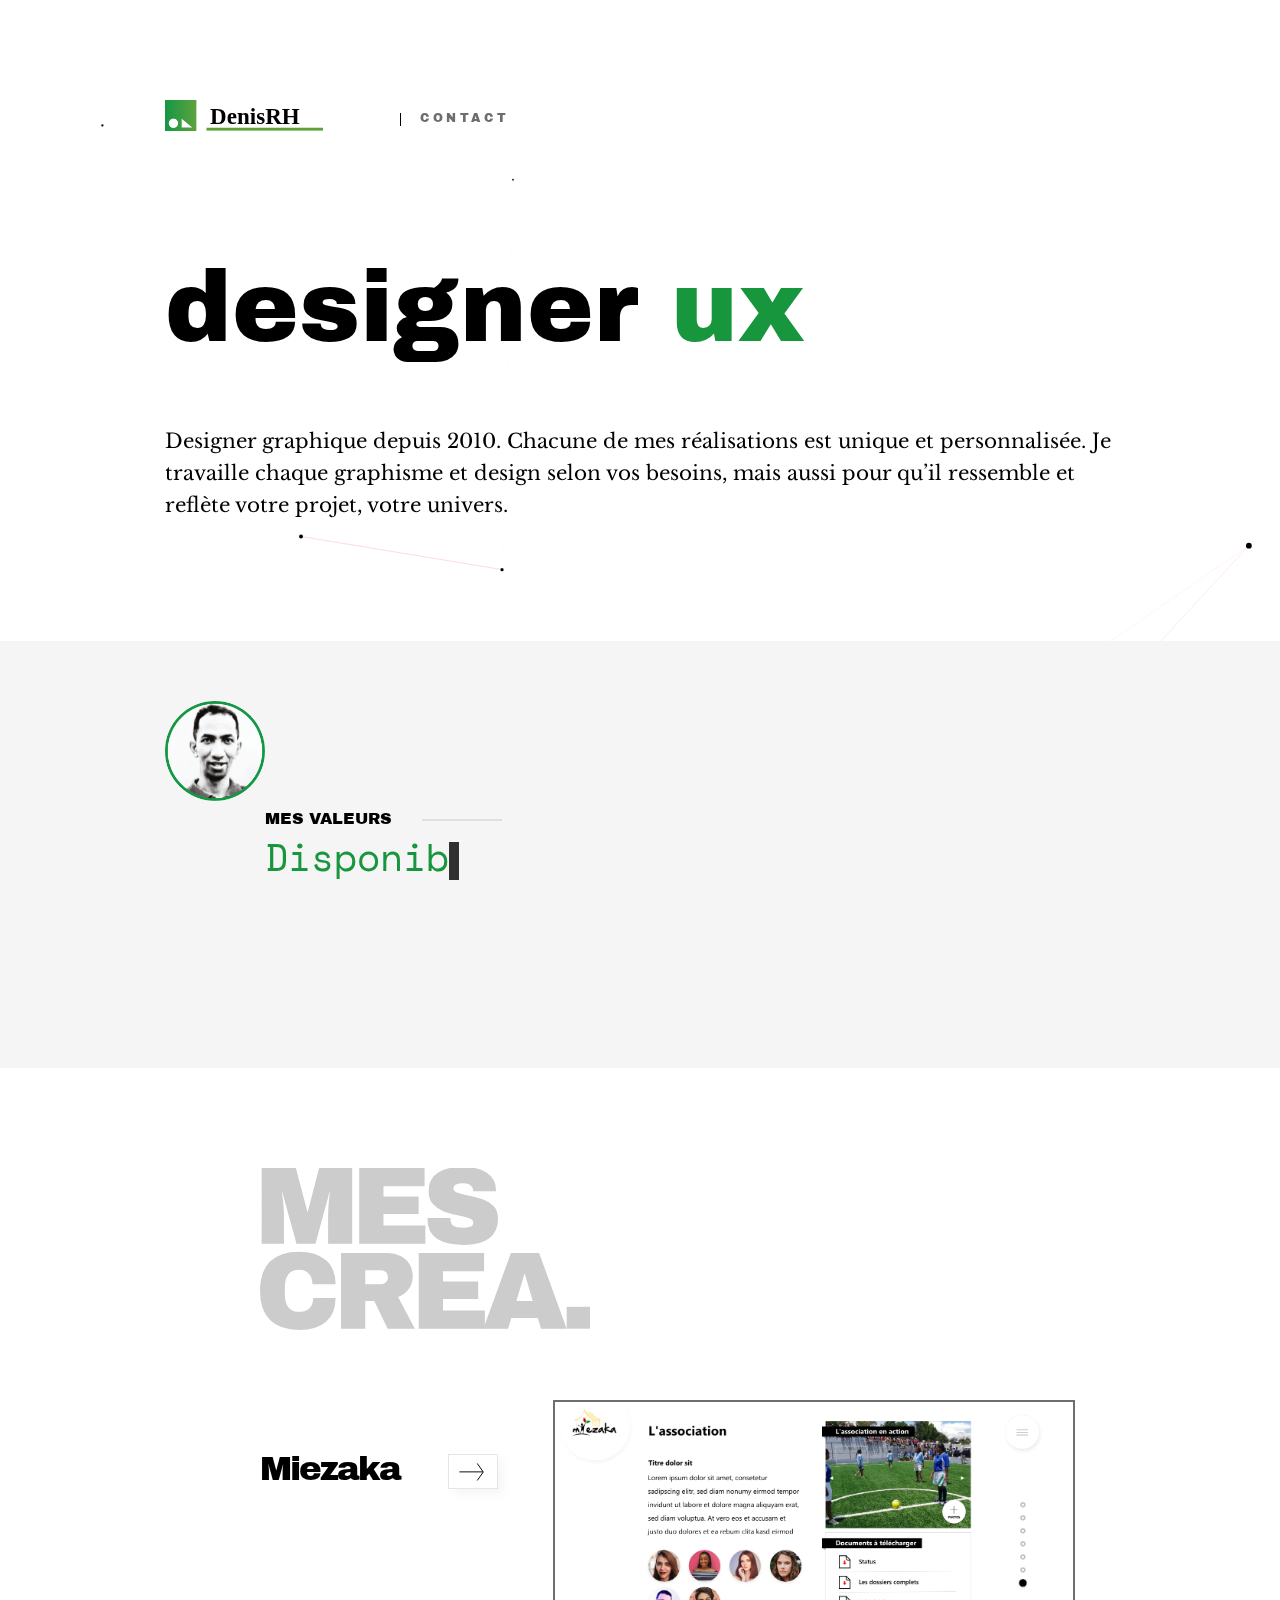
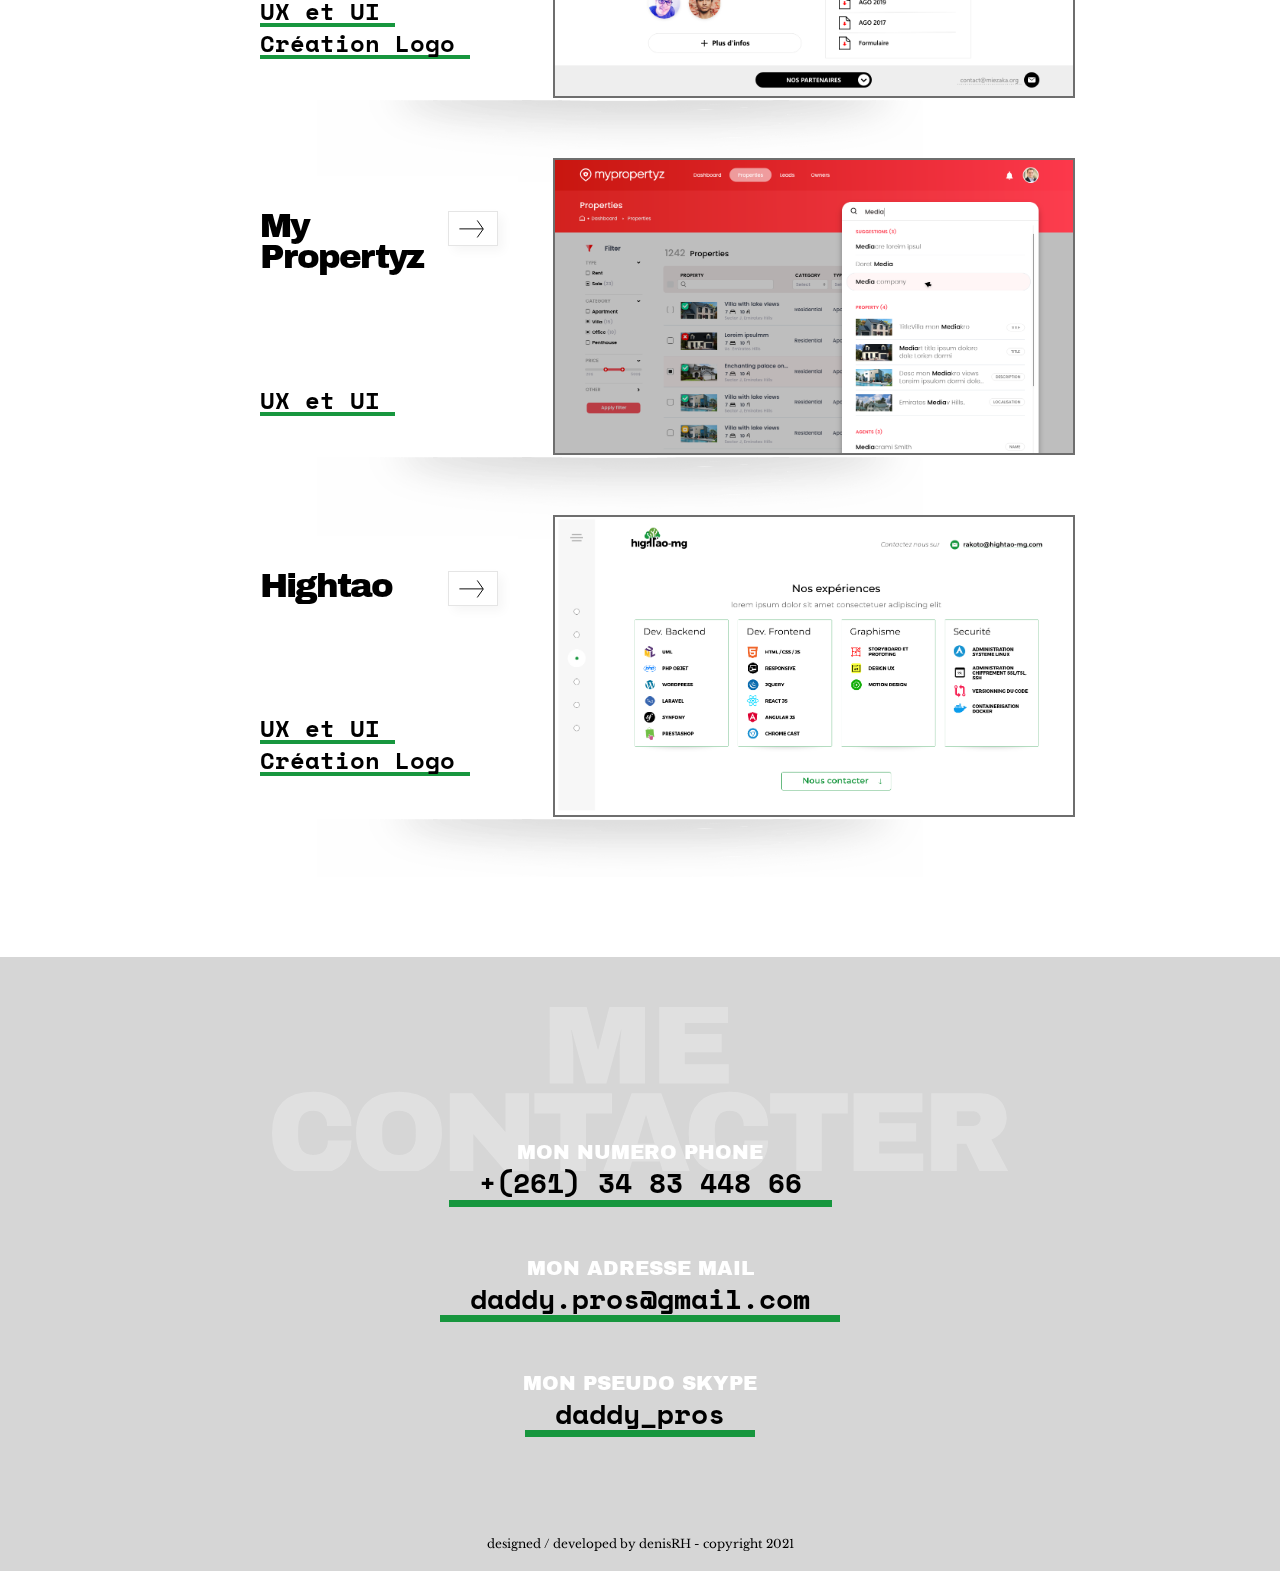
<file: index.html>
<!DOCTYPE html>
<html lang="en">
<head>
    <!-- Global site tag (gtag.js) - Google Analytics -->
    <script async src="https://www.googletagmanager.com/gtag/js?id=UA-121778063-1"></script>
    <script>
    window.dataLayer = window.dataLayer || [];
    function gtag(){dataLayer.push(arguments);}
    gtag('js', new Date());

    gtag('config', 'UA-121778063-1');
    </script>

    <title>Designer UX - denisRH</title>
    <meta name="description" content="Denis RH, concévoir et réaliser des interfaces centrée sur l'utilisateur">
    <meta name="keywords" content="website, digitale, agence, digitale agency, UX, madagascar, programmation, informatique, lean, UI, design thinking, visual design, innovation, création, startup, mobile apps, iOS apps, website design, app design, responsive websites, agence web">
    <link rel="shortcut icon" href="assets/img/favicon.ico">
    <meta charset="UTF-8" />
    <meta name="viewport" content="width=device-width, initial-scale=1" />
    <style>
        #loader{
            display: flex;
            position: fixed;
            text-align: center;
            background-image: url('');
            background-size: cover;
            left: 0;
            right: 0;
            opacity: 1;
            top: 0;
            z-index: 999; 
            width: 100%; 
            height: 100%; 
            font-size: 30px;
            overflow: visible; 
            background: linear-gradient(90deg, rgba(95,161,56,1) 0%, rgba(23,150,62,1) 35%, rgba(95,161,56,1) 100%);
            color: white;
            transition: all 1.2s ease;
        
        }

        .loadignAnimate {
            display: block;
            margin: auto; 
            border: 3px solid #f3f3f3;
            border-radius: 50%;
            border-top: 3px solid black;
            width: 60px;
            height: 60px;
            -webkit-animation: spin 0.6s linear infinite; /* Safari */
            animation: spin 0.6s linear infinite;
            }

            /* Safari */
        @-webkit-keyframes spin {
            0% { -webkit-transform: rotate(0deg); }
            100% { -webkit-transform: rotate(360deg); }
        }

        @keyframes spin {
            0% { transform: rotate(0deg); }
            100% { transform: rotate(360deg); }
        }
    </style>
    <link rel="stylesheet" href="assets/css/main.min.css" />
</head>
<body>

<main role="main" id="mainContent" style="opacity: 0;">
    <nav id="nav-principal">
            <div class="wrapper">
                <div class="menu-nav">
                    <a href="#header" class="nav-logo"> <img src="assets/img/logo_progwise_white.svg" alt="logo progwise" width="32px" height="32px"></a>
                    <ul class="nav-desktop">
                        
                        <li><a href="#header" id="btn_apropos">A propos</a></li>
                        <li><a href="#noscrea" id="btn_crea">Mes crea.</a></li>
                    </ul>

                    <div class="nav-contact separar">
                        <a href="#linkContact" class="navigy contact" id="btn_contact">Contact</a>
                        <div class="nav-toggle maskkk">
                            <div class="nav-toggle-bar"></div>
                        </div>
                    </div>

                    <ul class="nav-mobile" id="mobilNav">
                        
                        <li><a href="#header" id="btn_apropos" class="bapropos">A propos</a></li>
                        <li><a href="#noscrea" id="btn_crea" class="bcrea">Mes crea.</a></li>
                        <li><a href="#linkContact" id="btn_contactmo" class="bcontactmo">Contact</a></li>
                        <li><p class="footerNav tsipikkkk">DenisRH</p></li>
                    </ul>
                    
                </div>
            </div>
    </nav>
    <section id="header">
        <div class="wrapper">
            <div class="branding">
                <nav class="brand">
                    <ul class="main-nav">
                        <li class="logo"><a href="#"> <img src="assets/img/logo_progwise.svg" alt="logo progwise"></a></li>
                        <li class="btn-contact"> <span class="separation"></span> <a href="#linkContact" class="contact">Contact</a></li>
                    </ul>
                </nav>                       
                <h1 class="slogantxt">Designer <span>UX </span></h1>

	            <p><span>Designer graphique </span> depuis 2010. Chacune de mes réalisations est unique et personnalisée. Je travaille chaque graphisme et design selon vos besoins, mais aussi pour qu’il ressemble et reflète votre projet, votre univers.</p>
                <!--<img class="img-slogan" src="assets/img/phone.png" alt="image phone progwise"> -->       
            </div>         
            <!--<a class= "btn-scrool" href="#nosvaleurs" data-target="nosvaleurs"> <span>Scrool page</span></a>--> 
        </div>      
    </section>

    <section id="nosvaleurs">
        <div class="wrapper">
            <div class="content-valeurs">
                <img src="assets/img/sariko.png" width="100" height="100"alt="sariko">
                <div>
	                <h1 class="titre-valeurs tsipik">Mes valeurs</h1>     
	                <div class="valeurs">
	                    <div id="typed-valeurs">
	                        <h2>Disponibilité: 100% réactif</h2>
	                        <h2>Qualité: niveau de qualité optimal appliqué </h2>
	                        <h2>Innovation: une veille constante des nouvelles technologies</h2>
	                        
	                    </div>
	                    <h2 id="typedValue"></h2>	
	                    
                 	</div>
                </div>
            </div>
        </div>
    </section>


    


    

    <!--
    <section id="methodo">
        <div class="wrapper">
                <div class="content-methodo">
                    <div id="container-list"class="content-list">
                        <h1 class="titremethodo"> <span> methodo </span></h1>
                        <ul class="list-methodo">
                            <li><button id="defaultShow"class="linkMethodo" onclick="showContent(event,'designThinking')">Design thinking</button></li>
                            <li><button class="linkMethodo" onclick="showContent(event,'visualDesign')">Visual design</button></li>
                            <li><button class="linkMethodo" onclick="showContent(event,'uxDesign')">Ux design</button></li>

                        </ul>
                    </div>
                    
                    
                    <div id="designThinking" class="content-description" >
                        <h2>Design thinking</h2>
                        <div class="content">
                            <h4 class="first">Pour mener à bien des projets innovants</h4>
                            <p>Je développe une approche itérative et centrée sur l'utilisateur, j'adapte cette approche en utilisant le "Design Thinking". 
                                Selon son processus séquencé, je saurai:</p>
                            <ul>
                                <li><span class="tsipikk"></span>comprendre l'expérience et la situation des personnes qui vont utiliser votre produit, engager la discussion avec vos utilisateurs en les questionnant, analyser les réactions et besoins des utilisateurs pendant une action ou accomplissement d'une tâche.</li>
                                <li><span class="tsipikk"></span>définir le processus et l'approche design qui permettront de concevoir l'expérience en fonction du point de vue de l'utilisateur</li>
                                <li><span class="tsipikk"></span>explorer une large variété d'idées pour éviter d'aller vers des solutions évidentes ou déjà existantes.</li>
                                <li><span class="tsipikk"></span>créer un prototype qui nous permet de projeter plus facilement dans l'utilisation</li>
                                <li><span class="tsipikk"></span>demander à l'utilisateur de tester vos prototypes pour améliorer le produit.</li>
                            </ul>
                            </div>
                    </div>
                    <div id="visualDesign" class="content-description" >
                        <h2>Visual <br> design</h2>
                        <div class="content">
                            <h4 class="first">Pour ameliorer l'expérience de l'utilisateur </h4>
                            <p>Grâce à Visual design, Je vise à façonner et à ameliorer l'expérience de l'utilisateur en tenant compte les effets des illustrations, de la photographie, de la typographie, de la couleur sur l'utilisabilité des produits. Etant donné que les petits détails discrets de l'esthétique d'un produit peuvent ainsi jouer un rôle important dans la conception de l'expérience utilisateur. </p>
                          </div>
                    </div>
                    <div id="uxDesign" class="content-description" >
                        <h2>Ux  <br> design</h2>
                        <div class="content">
                            <h4 class="first">Pour répondre à des problèmes complexes</h4>
                            <p>Je peux concevoir pour vous des solutions innovantes pour répondre à des problèmes complexes, à l'aide du mode UX. Je donne du sens à la conception d'un projet et procure une expérience positive aux utilisateurs qui l'utilisent l'application. </p>
                            <ul>
                                <li><span class="tsipikk"></span><strong> <u> Recherche:</u> </strong>observer et détecter les contournements d'usages, entretenir avec des utilisateurs (actuels ou futurs), se plonger dans la situation de l'utilisateur ou la suivre de près sans se faire remarquer </li>
                                <li><span class="tsipikk"></span><strong><u> Ideation:</u> </strong>identifier grâce aux interviews utilisateurs les motivations en fonction des situations et des besoins ressentis, générer des idées à partir des émotions positives que l'on souhaite sisciter chez l'utilisateur , détecter les opportunités de service qui répondent aux besoins de l'utilisateur</li>
                                <li><span class="tsipikk"></span><strong><u> Conception:</u> </strong>créer les parcours d'utilisation, dessiner rapidement des prototypes de la solution, matérialiser le prototype papier, animer les maquettes de l'interface</li>
                                <li><span class="tsipikk"></span><strong><u> Test:</u> </strong>tester en salle, à distance, détecter les zones où se porte le regard de l'utilisateur</li>
                            </ul>
            
                        </div>
                    </div>
                    
                    
                    <button id="myCloseBtn" class="close-btn" onclick="closeContent()"></button>
                </div>
            
        </div>
        
    </section>-->


	<section id="dev-design">
        <div class="wrapper">
                
        </div>
        </div>
    </section>

    <section id="noscrea">
        <div class="wrapper">
            <h1 class="titre-noscrea"><span>Nos crea.</span></h1>
            
            <figure class="ombre">
                <img src="assets/img/crea1.png" alt="non du societe">
                <div class="information">
                    
                    <div class="content-desc contenleft" onclick="location.href='detail-projet.html'">  
                        <h5>Miezaka</h5>
                        <figcaption>
                            <ul>
                                <li>UX et UI</li> <br>
                                <li>Création Logo</li>
				
                            </ul>
                        </figcaption>
                    </div> 
                    
                </div>
            </figure>
            <figure class="ombre">
                <img src="assets/img/crea2.png" alt="orange">
                <div class="information" >
                    
                    <div class="content-desc contenleft" onclick="#">
                        <h5>My Propertyz</h5>
                        <figcaption>
                            <ul>
                                <li>UX et UI</li>
                            </ul>
                        </figcaption>
                    </div> 
                    
                </div>
            </figure>
            <figure class="ombre">
                <img src="assets/img/crea3.png" alt="non du societe">
                <div class="information" >
                    
                    <div class="content-desc contenleft" onclick="#">  
                        <h5>Hightao</h5>
                        <figcaption>
                            <ul>
                                <li>UX et UI</li> <br>
                                <li>Création Logo</li>
                            </ul>
                        </figcaption>
                    </div> 
                    
                </div>
            </figure>
            
            <!-- <button class="allcrea arrows">Voir tous  <br> nos creations</button> -->


        </div>
    </section>

    <div id="linkContact"></div>
    <section id="contact">
        <div class="wrapper">
                <h1 class="nous-contactez"> <span>Me contacter</span></h1>
                <div class="first">
                    <p>MON NUMERO PHONE</p>
                    <a class="linki" href="tel:+261348344866">+(261) 34 83 448 66</a>
                </div>
                <div>
                    <p>MON ADRESSE MAIL</p>
                    <a class="linki" href="mailto:daddy.pros@gmail.com">daddy.pros@gmail.com</a>
                </div>
                <div>
                    <p>MON PSEUDO SKYPE</p>
                    <a class="linki" href="skype:daddy_pros?call">daddy_pros</a>
                </div>

                <footer>designed / developed by denisRH - copyright 2021</footer>
        </div>
    </section>

    <section id="contact-mobile">
        <div class="wrapper">
                <h1>Me contacter <br>sur</h1>
                <a class="mail" href="mailto:daddy.pros@gmail.com">gmail</a>
                <a class="skype" href="skype:daddy_pros?call">skype</a>
                <a class="phone" href="tel:+261348344866">phone</a>
                <footer>designed / developed by denisRH - copyright 2021 </footer>
        </div>
    </section>

    <div id="particles-js"></div>
</main>
<div id="loader">
   <div class="loadignAnimate"></div>
</div>


  <script src="./assets/js/particles.js"></script>
  <script src="./assets/js/config-particles.js"></script>
  <script src="./assets/js/vendors.js"></script>
  <script src="./assets/js/app.js"></script>
  <script src="./assets/js/typed.js"></script>
  <script src="./assets/js/scrool.js"></script>
  <script src="./assets/js/config-typed.js"></script>
  <script src="./assets/js/myscript.js"></script>
  <script src="./assets/js/navJquery.js"></script>


</body>
</html>
</file>
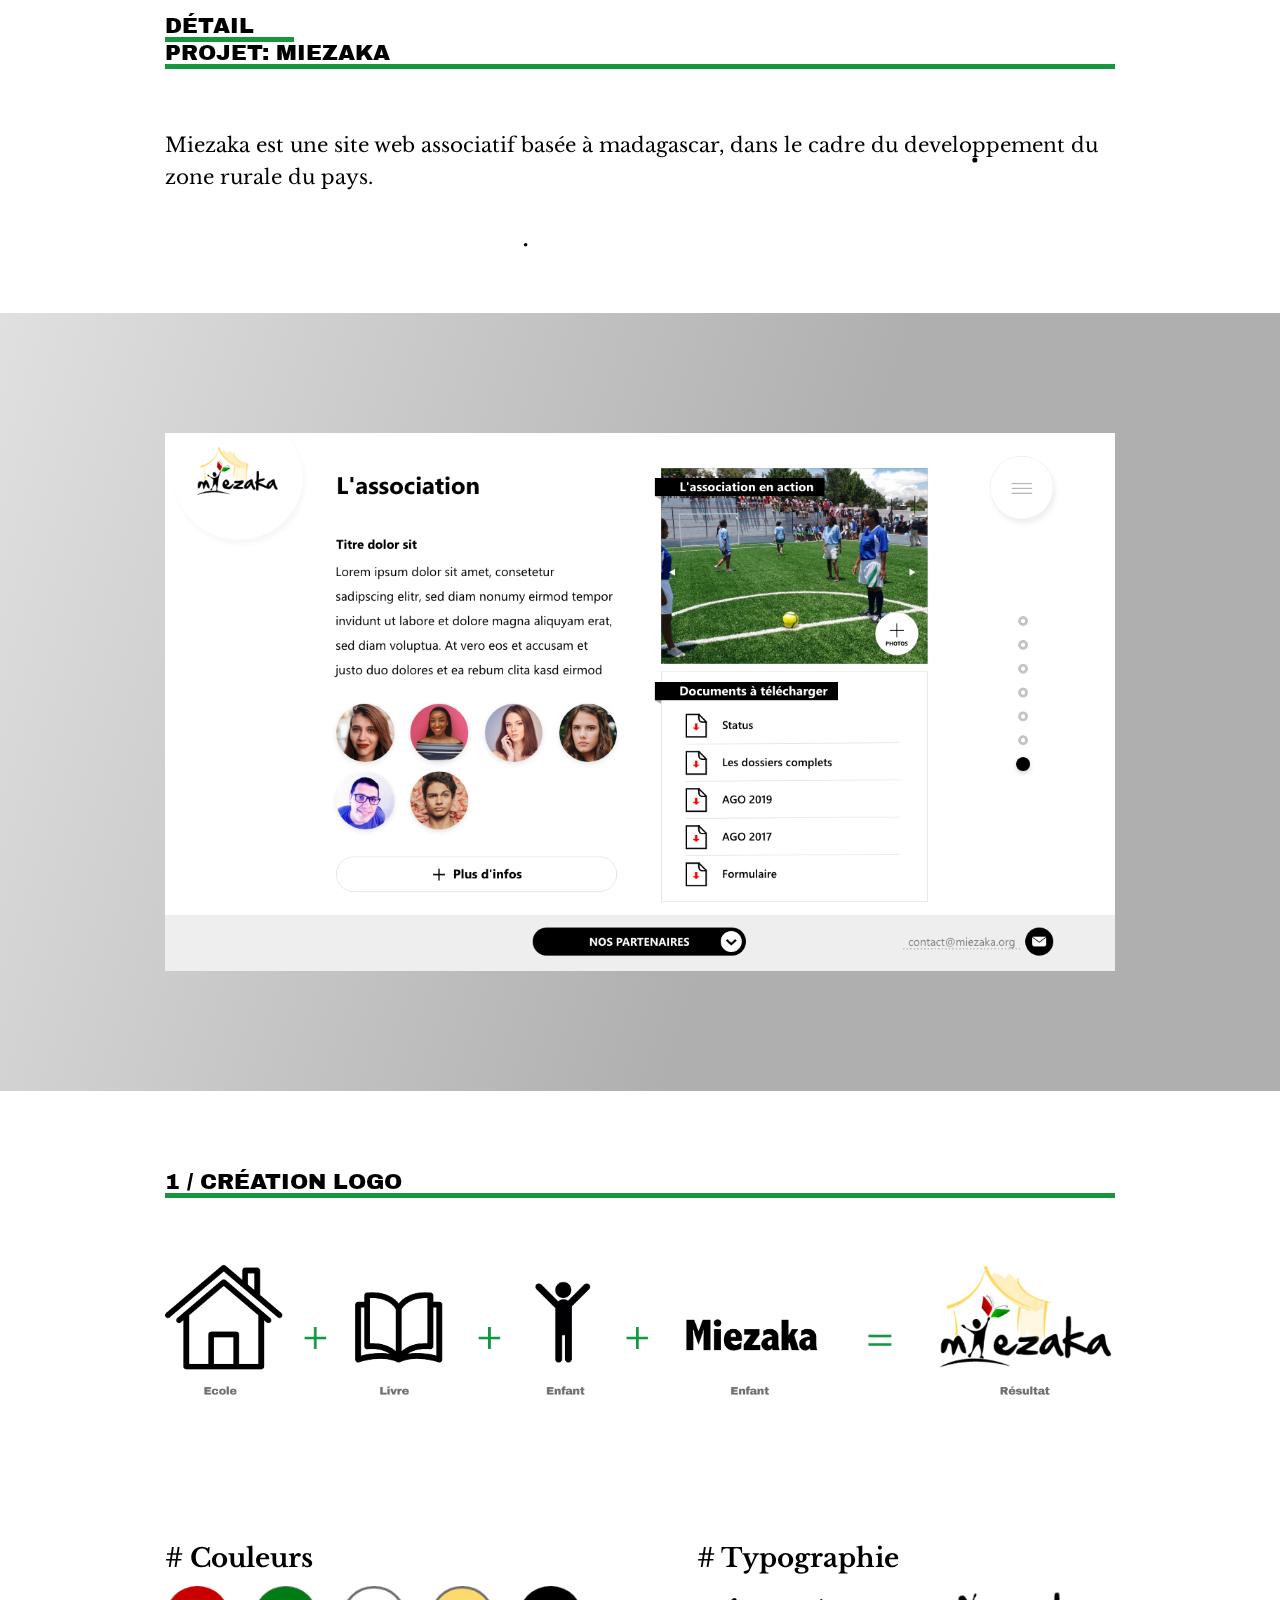
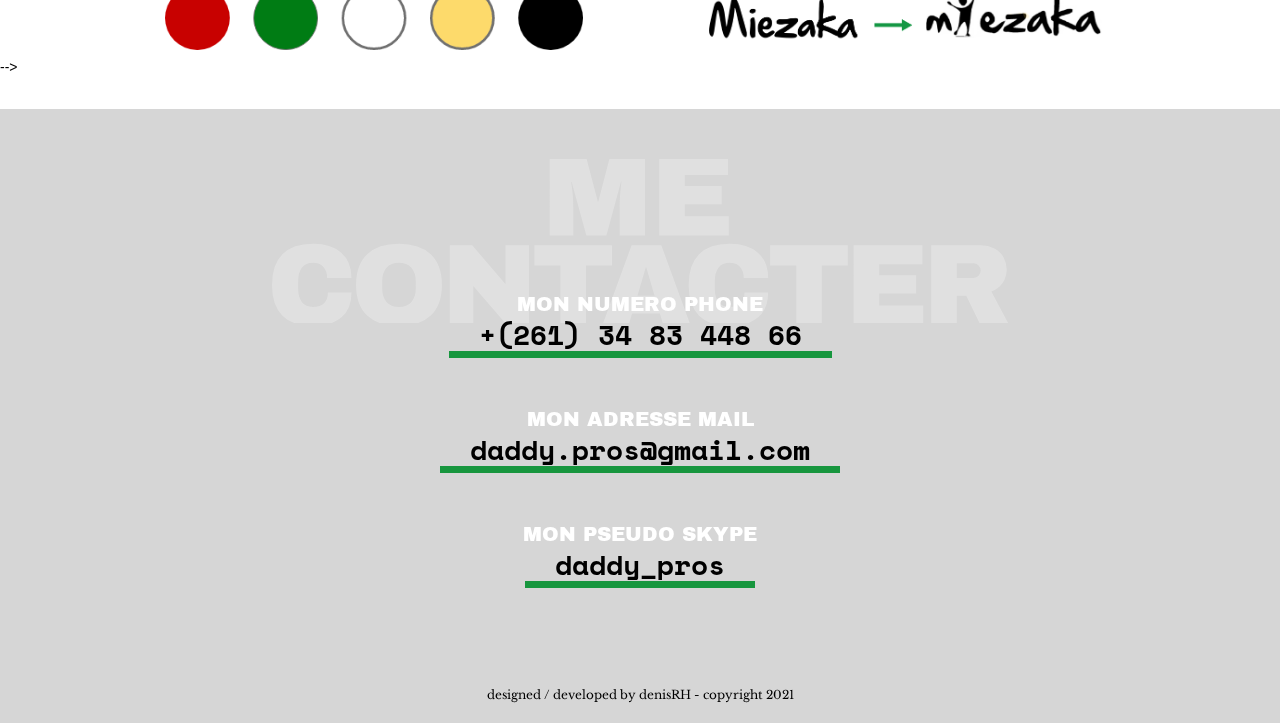
<file: detail-projet.html>
<!DOCTYPE html>
<html lang="en">
<head>
    <!-- Global site tag (gtag.js) - Google Analytics -->
    <script async src="https://www.googletagmanager.com/gtag/js?id=UA-121778063-1"></script>
    <script>
    window.dataLayer = window.dataLayer || [];
    function gtag(){dataLayer.push(arguments);}
    gtag('js', new Date());

    gtag('config', 'UA-121778063-1');
    </script>

    <title>Designer UX - denisRH</title>
    <meta name="description" content="Denis RH, concévoir et réaliser des interfaces centrée sur l'utilisateur">
    <meta name="keywords" content="website, digitale, agence, digitale agency, UX, madagascar, programmation, informatique, lean, UI, design thinking, visual design, innovation, création, startup, mobile apps, iOS apps, website design, app design, responsive websites, agence web">
    <link rel="shortcut icon" href="assets/img/favicon.ico">
    <meta charset="UTF-8" />
    <meta name="viewport" content="width=device-width, initial-scale=1" />
    <style>
        #loader{
            display: flex;
            position: fixed;
            text-align: center;
            background-image: url('');
            background-size: cover;
            left: 0;
            right: 0;
            opacity: 1;
            top: 0;
            z-index: 999; 
            width: 100%; 
            height: 100%; 
            font-size: 30px;
            overflow: visible; 
            background: linear-gradient(90deg, rgba(95,161,56,1) 0%, rgba(23,150,62,1) 35%, rgba(95,161,56,1) 100%);
            color: white;
            transition: all 1.2s ease;
        
        }

        .loadignAnimate {
            display: block;
            margin: auto; 
            border: 3px solid #f3f3f3;
            border-radius: 50%;
            border-top: 3px solid black;
            width: 60px;
            height: 60px;
            -webkit-animation: spin 0.6s linear infinite; /* Safari */
            animation: spin 0.6s linear infinite;
            }

            /* Safari */
        @-webkit-keyframes spin {
            0% { -webkit-transform: rotate(0deg); }
            100% { -webkit-transform: rotate(360deg); }
        }

        @keyframes spin {
            0% { transform: rotate(0deg); }
            100% { transform: rotate(360deg); }
        }
    </style>
    <link rel="stylesheet" href="assets/css/main.min.css" />
</head>
<body>

<main role="main" id="mainContent" style="opacity: 0;">
    <nav id="nav-principal">
            <div class="wrapper">
                <div class="menu-nav">
                    <a href="#header" class="nav-logo"> <img src="assets/img/logo_progwise_white.svg" alt="logo progwise" width="32px" height="32px"></a>
                    <ul class="nav-desktop">
                        
                        <li><a href="#header" id="btn_apropos">A propos</a></li>
                        <li><a href="#noscrea" id="btn_crea">Mes crea.</a></li>
                    </ul>

                    <div class="nav-contact separar">
                        <a href="#linkContact" class="navigy contact" id="btn_contact">Contact</a>
                        <div class="nav-toggle maskkk">
                            <div class="nav-toggle-bar"></div>
                        </div>
                    </div>

                    <ul class="nav-mobile" id="mobilNav">
                        
                        <li><a href="#header" id="btn_apropos" class="bapropos">A propos</a></li>
                        <li><a href="#noscrea" id="btn_crea" class="bcrea">Mes crea.</a></li>
                        <li><a href="#linkContact" id="btn_contactmo" class="bcontactmo">Contact</a></li>
                        <li><p class="footerNav tsipikkkk">DenisRH</p></li>
                    </ul>
                    
                </div>
            </div>
    </nav>
    

    


    <section id="header">
        <div class="wrapper">
            <h1 class="titre"><span>Détail</span><br>Projet: Miezaka</h1>
            
            <p>Miezaka est une site web associatif basée à madagascar, dans le cadre du developpement du zone rurale du pays.</p>
            
            
        </div>      
    </section>

    <section id="methodo">
        <div class="wrapper">
                <div class="content-methodo">
                    <img class="img-slogan" src="assets/img/crea1.png" alt="miezaka" width="100%" height="auto"> 
    
                </div>
            
        </div>
        
    </section>

    

    <section id="dev-design">
        <div class="wrapper">
                <h1 class="titre">1 / Création Logo</h1>

                <img class="img-slogan" src="assets/img/proces_logo_miezaka.png" alt="miezaka" width="100%">
                <div class="articles">
                    <article>
                        <h3># Couleurs</h3>
                        <img class="img-slogan" src="assets/img/couleur_miezaka.png" alt="miezaka" width="100%">
                    </article>
                    <article>
                        <h3># Typographie</h3>
                        <img class="img-slogan" src="assets/img/typographie_logo_miezaka.png" alt="miezaka" width="100%">
                        <!--<p>Hand Of Sean Regular</p>-->
                        
                    </article>
                </div>
                
        </div>
    </section>

    <!--
    <section id="dev-design">
        <div class="wrapper">
            <h1 class="titre">2 / Conception d'interface utilisateur</h1>
            <img class="img-slogan" src="assets/img/responsive_miezaka.png" alt="miezaka" width="100%">
            <div class="articles">
                <article>
                    <h3># Wireframe</h3>
                    <p>Lorem ipsum dolor sit amet, consectetur adipiscing elit. Sed non risus. Suspendisse lectus tortor, dignissim sit amet, adipiscing nec, ultricies sed, dolor.</p>
                </article>
                <article>
                    <h3># Typographie</h3>
                    <p>Dolor sit amet, consectetur adipiscing elit. Sed non risus. Suspendisse lectus tortor, dignissim sit amet, adipiscing nec, ultricies sed, dolor.</p>
                    <!--<p>Hand Of Sean Regular</p>-->
                    
                </article>
            </div>
        </div>
    </section>
    -->



    <div id="linkContact"></div>
    <section id="contact">
        <div class="wrapper">
                <h1 class="nous-contactez"> <span>Me contacter</span></h1>
                <div class="first">
                    <p>MON NUMERO PHONE</p>
                    <a class="linki" href="tel:+261348344866">+(261) 34 83 448 66</a>
                </div>
                <div>
                    <p>MON ADRESSE MAIL</p>
                    <a class="linki" href="mailto:daddy.pros@gmail.com">daddy.pros@gmail.com</a>
                </div>
                <div>
                    <p>MON PSEUDO SKYPE</p>
                    <a class="linki" href="skype:daddy_pros?call">daddy_pros</a>
                </div>

                <footer>designed / developed by denisRH - copyright 2021</footer>
        </div>
    </section>

    <section id="contact-mobile">
        <div class="wrapper">
                <h1>Me contacter <br>sur</h1>
                <a class="mail" href="mailto:daddy.pros@gmail.com">gmail</a>
                <a class="skype" href="skype:daddy_pros?call">skype</a>
                <a class="phone" href="tel:+261348344866">phone</a>
                <footer>designed / developed by denisRH - copyright 2021 </footer>
        </div>
    </section>

    <div id="particles-js"></div>
</main>
<div id="loader">
   <div class="loadignAnimate"></div>
</div>


  <script src="./assets/js/particles.js"></script>
  <script src="./assets/js/config-particles.js"></script>
  <script src="./assets/js/vendors.js"></script>
  <script src="./assets/js/app.js"></script>
  <script src="./assets/js/typed.js"></script>
  <script src="./assets/js/scrool.js"></script>
  <script src="./assets/js/config-typed.js"></script>
  <script src="./assets/js/myscript.js"></script>
  <script src="./assets/js/navJquery.js"></script>


</body>
</html>
</file>
<file: assets/css/main.min.css>
/*! normalize.css v3.0.2 | MIT License | git.io/normalize * */
@import url("https://fonts.googleapis.com/css?family=Archivo+Black|Libre+Baskerville:400,700|Space+Mono:400,700");
html {
  font-family: sans-serif;
  -ms-text-size-adjust: 100%;
  -webkit-text-size-adjust: 100%; }

body {
  margin: 0;
  padding: 0; }

article,
aside,
details,
figcaption,
figure,
footer,
header,
hgroup,
main,
menu,
nav,
section,
summary {
  display: block; }

audio,
canvas,
progress,
video {
  display: inline-block;
  vertical-align: baseline; }

audio:not([controls]) {
  display: none;
  height: 0; }

[hidden],
template {
  display: none; }

a {
  background-color: transparent; }

a:active,
a:hover {
  outline: 0; }

abbr[title] {
  border-bottom: 1px dotted; }

b,
strong {
  font-weight: bold; }

dfn {
  font-style: italic; }

h1 {
  font-size: 2em;
  margin: 0.67em 0; }

mark {
  background: #ff0;
  color: #000; }

small {
  font-size: 80%; }

sub,
sup {
  font-size: 75%;
  line-height: 0;
  position: relative;
  vertical-align: baseline; }

sup {
  top: -0.5em; }

sub {
  bottom: -0.25em; }

img {
  border: 0; }

svg:not(:root) {
  overflow: hidden; }

figure {
  margin: 1em 40px; }

hr {
  -moz-box-sizing: content-box;
  box-sizing: content-box;
  height: 0; }

pre {
  overflow: auto; }

code,
kbd,
pre,
samp {
  font-family: monospace, monospace;
  font-size: 1em; }

button,
input,
optgroup,
select,
textarea {
  color: inherit;
  font: inherit;
  margin: 0; }

button {
  overflow: visible; }

button,
select {
  text-transform: none; }

button,
html input[type="button"],
input[type="reset"],
input[type="submit"] {
  -webkit-appearance: button;
  cursor: pointer; }

button[disabled],
html input[disabled] {
  cursor: default; }

button::-moz-focus-inner,
input::-moz-focus-inner {
  border: 0;
  padding: 0; }

input {
  line-height: normal; }

input[type="checkbox"],
input[type="radio"] {
  box-sizing: border-box;
  padding: 0; }

input[type="number"]::-webkit-inner-spin-button,
input[type="number"]::-webkit-outer-spin-button {
  height: auto; }

input[type="search"] {
  -webkit-appearance: textfield;
  -moz-box-sizing: content-box;
  -webkit-box-sizing: content-box;
  box-sizing: content-box; }

input[type="search"]::-webkit-search-cancel-button,
input[type="search"]::-webkit-search-decoration {
  -webkit-appearance: none; }

fieldset {
  border: 1px solid #c0c0c0;
  margin: 0 2px;
  padding: 0.35em 0.625em 0.75em; }

legend {
  border: 0;
  padding: 0; }

textarea {
  overflow: auto; }

optgroup {
  font-weight: bold; }

table {
  border-collapse: collapse;
  border-spacing: 0; }

td,
th {
  padding: 0; }

html {
  box-sizing: border-box; }

*,
*:before,
*:after {
  box-sizing: inherit; }

body {
  font-size: 14px;
  line-height: 1.6;
  font-size: 14px;
  -webkit-font-smoothing: antialiased;
  -webkit-text-size-adjust: 100%;
  overflow-y: scroll;
  scroll-behavior: smooth; }

.wrapper {
  width: 80%;
  max-width: 950px;
  margin: 0 auto;
  overflow: hidden; }

section {
  display: -webkit-box; }

.titre {
  color: #000000;
  font-size: 22px;
  border-bottom: 5px solid #17963e;
  display: block;
  margin-bottom: 60px; }
  .titre span {
    display: inline-block;
    padding-right: 40px;
    border-bottom: 5px solid #17963e;
    color: #000000; }

.button,
button,
input[type="submit"],
input[type="reset"],
input[type="button"] {
  display: inline-block;
  padding: 20px 60px;
  color: black;
  text-align: center;
  font-size: 14px;
  font-weight: 600;
  text-transform: uppercase;
  text-decoration: none;
  white-space: nowrap;
  background-color: white;
  border-radius: 4px;
  cursor: pointer;
  box-sizing: border-box;
  transition: all 0.2s ease; }
  .button:hover, .button:active, .button:focus,
  button:hover,
  button:active,
  button:focus,
  input[type="submit"]:hover,
  input[type="submit"]:active,
  input[type="submit"]:focus,
  input[type="reset"]:hover,
  input[type="reset"]:active,
  input[type="reset"]:focus,
  input[type="button"]:hover,
  input[type="button"]:active,
  input[type="button"]:focus {
    outline: 0;
    transform: scale(1.01);
    transform: translateY(3px); }

a {
  color: #000000;
  text-decoration: none;
  outline: 0; }
  a:hover, a:focus {
    color: #17963e; }

::selection {
  background: rgba(0, 0, 0, 0.08); }

::-moz-selection {
  background: rgba(0, 0, 0, 0.08); }

img::selection {
  background: transparent; }

img::-moz-selection {
  background: transparent; }

body {
  -webkit-tap-highlight-color: transparent; }

h1, h2, h3, h4, h5, h6 {
  color: #000000;
  font-weight: 400;
  font-family: 'Archivo Black', sans-serif; }

p {
  margin: 0 0 20px 0;
  font-weight: 400;
  font-size: 20px;
  font-family: 'Libre Baskerville', serif; }

em {
  font-style: italic; }

strong {
  font-weight: bold; }

hr {
  border: solid #ddd;
  border-width: 1px 0 0;
  clear: both;
  margin: 10px 0 30px;
  height: 0; }

#nav-principal {
  background: #17963e;
  position: fixed;
  width: 100%;
  top: 0px;
  margin-top: -50px;
  display: block;
  visibility: hidden;
  opacity: 0;
  z-index: 80;
  transform: translateY(0px);
  transition: all 600ms ease-out;
  box-shadow: 20px 20px 50px 0px rgba(0, 0, 0, 0.1); }

.menu-nav {
  height: 35px;
  display: flex;
  justify-content: space-between;
  align-items: center; }
  .menu-nav .nav-logo {
    display: block;
    padding: 0;
    margin-right: 80px; }
    .menu-nav .nav-logo img {
      display: block;
      margin: auto 0; }
  .menu-nav .nav-desktop {
    display: flex;
    align-items: center;
    padding: 0px;
    margin: 0px; }
    @media screen and (max-width: 900px) {
      .menu-nav .nav-desktop {
        width: 43%;
        justify-content: space-between; } }
    @media screen and (max-width: 770px) {
      .menu-nav .nav-desktop {
        display: none; } }
    .menu-nav .nav-desktop li {
      list-style: none; }
      .menu-nav .nav-desktop li a {
        display: block;
        text-decoration: none;
        color: rgba(255, 255, 255, 0.5);
        margin: 0px;
        margin-right: 35px;
        padding: 10px 14px;
        text-transform: uppercase;
        font-weight: 400;
        background: rgba(0, 0, 0, 0);
        font-family: 'Archivo Black', sans-serif;
        font-size: 12px;
        letter-spacing: 0.3em;
        transition: all 0.4s ease; }
        @media screen and (max-width: 900px) {
          .menu-nav .nav-desktop li a {
            margin-right: 0px; } }
        .menu-nav .nav-desktop li a:hover, .menu-nav .nav-desktop li a:active {
          color: #FFFFFF; }
      .menu-nav .nav-desktop li .activeMenu {
        color: #FFFFFF; }
  .menu-nav .nav-mobile {
    -webkit-transition: left 0.5s ease;
    -moz-transition: left 0.5s ease;
    -ms-transition: left 0.5s ease;
    -o-transition: left 0.5s ease;
    transition: left 0.5s ease;
    z-index: 40;
    display: flex;
    align-items: center;
    flex-direction: column;
    align-content: center;
    justify-content: center;
    padding: 0px;
    margin: 0px;
    width: 100%;
    height: 100vh;
    position: absolute;
    top: 0;
    left: -100%;
    background: linear-gradient(108deg, #5fa138 0%, #17963e 47%, #5fa138 100%);
    display: none; }
    @media screen and (max-width: 770px) {
      .menu-nav .nav-mobile {
        display: flex; } }
    .menu-nav .nav-mobile li {
      list-style: none; }
      .menu-nav .nav-mobile li a {
        display: block;
        text-decoration: none;
        color: rgba(255, 255, 255, 0.5);
        margin: 0px;
        margin-right: 35px;
        margin-top: 25px;
        padding: 10px 14px;
        text-transform: uppercase;
        font-weight: 400;
        background: rgba(0, 0, 0, 0);
        font-family: 'Archivo Black', sans-serif;
        font-size: 24px;
        letter-spacing: 0.3em;
        transition: all 0.4s ease; }
        @media screen and (max-width: 900px) {
          .menu-nav .nav-mobile li a {
            margin-right: 0px; } }
        .menu-nav .nav-mobile li a:hover, .menu-nav .nav-mobile li a:active {
          color: #FFFFFF; }
      .menu-nav .nav-mobile li .activeMenu {
        color: #FFFFFF; }
    .menu-nav .nav-mobile .footerNav {
      display: block;
      color: #FFFFFF;
      font-size: 16px;
      margin-top: 55px;
      position: relative;
      text-align: center; }
    .menu-nav .nav-mobile .tsipikkkk:before {
      content: "";
      display: block;
      width: 30px;
      height: 4px;
      background: #FFFFFF;
      margin: 0 auto;
      margin-bottom: 10px; }
  .menu-nav .nav-mobile.expanded {
    left: 0; }
  .menu-nav .nav-contact {
    display: flex;
    flex-direction: row;
    align-items: center;
    position: relative; }
    .menu-nav .nav-contact a.activeMenu {
      color: #FFFFFF; }
    .menu-nav .nav-contact .contact {
      display: block;
      text-decoration: none;
      color: rgba(255, 255, 255, 0.5);
      margin: 0px;
      text-transform: uppercase;
      font-weight: 400;
      font-family: 'Archivo Black', sans-serif;
      font-size: 12px;
      letter-spacing: 0.23em;
      transition: all 0.4s ease; }
      .menu-nav .nav-contact .contact:hover {
        color: #FFFFFF; }
    .menu-nav .nav-contact .nav-mobile {
      margin-left: 40px;
      display: none; }
      @media screen and (max-width: 770px) {
        .menu-nav .nav-contact .nav-mobile {
          display: block; } }
    .menu-nav .nav-contact .nav-toggle {
      -webkit-user-select: none;
      -moz-user-select: none;
      user-select: none;
      cursor: pointer;
      height: 50px;
      right: 0px;
      width: 30px;
      z-index: 43;
      margin-left: 30px; }
      .menu-nav .nav-contact .nav-toggle:hover {
        opacity: 0.8; }
      .menu-nav .nav-contact .nav-toggle .nav-toggle-bar::after,
      .menu-nav .nav-contact .nav-toggle .nav-toggle-bar::before {
        position: absolute;
        top: 50%;
        -webkit-transform: translateY(-50%);
        -ms-transform: translateY(-50%);
        transform: translateY(-50%);
        -webkit-transition: all 0.5s ease;
        -moz-transition: all 0.5s ease;
        -ms-transition: all 0.5s ease;
        -o-transition: all 0.5s ease;
        transition: all 0.5s ease;
        right: 0;
        background: white;
        content: '';
        height: 4px; }
      .menu-nav .nav-contact .nav-toggle .nav-toggle-bar {
        margin-top: 0; }
      .menu-nav .nav-contact .nav-toggle .nav-toggle-bar::after {
        width: 30px;
        margin-top: 0.4rem; }
      .menu-nav .nav-contact .nav-toggle .nav-toggle-bar::before {
        margin-top: -0.2rem;
        width: 17px; }
      .menu-nav .nav-contact .nav-toggle.expanded .nav-toggle-bar {
        background: transparent; }
      .menu-nav .nav-contact .nav-toggle.expanded .nav-toggle-bar::after,
      .menu-nav .nav-contact .nav-toggle.expanded .nav-toggle-bar::before {
        background: white;
        margin-top: 0;
        width: 30px; }
      .menu-nav .nav-contact .nav-toggle.expanded .nav-toggle-bar::after {
        -ms-transform: rotate(45deg);
        -webkit-transform: rotate(45deg);
        transform: rotate(45deg); }
      .menu-nav .nav-contact .nav-toggle.expanded .nav-toggle-bar::before {
        -ms-transform: rotate(-45deg);
        -webkit-transform: rotate(-45deg);
        transform: rotate(-45deg); }
    .menu-nav .nav-contact #btn_contact {
      z-index: 38; }
  .menu-nav .maskkk {
    display: none; }
    @media screen and (max-width: 770px) {
      .menu-nav .maskkk {
        display: flex; } }
  .menu-nav .separar:before {
    content: "";
    width: 1px;
    height: 16px;
    background: #FFFFFF;
    display: block;
    transform: translateX(-25px); }

.detectheight {
  display: block;
  clear: both; }

.flex-video {
  height: 0;
  margin-bottom: 0.88889rem;
  overflow: hidden;
  padding-bottom: 56%;
  position: relative; }

.flex-video iframe,
.flex-video object,
.flex-video embed,
.flex-video video {
  height: 100%;
  position: absolute;
  top: 0;
  width: 100%;
  left: 0; }

#particles-js {
  width: 100%;
  height: 100%;
  background-color: #FFFFFF;
  background-image: url("");
  background-size: cover;
  background-position: 50% 50%;
  background-repeat: no-repeat;
  position: absolute;
  top: 0;
  right: 0;
  z-index: -1; }

#header {
  margin-bottom: 100px; }

.main-nav {
  display: flex;
  align-items: center;
  padding: 0px;
  margin: 0px; }
  .main-nav li {
    list-style: none; }
    .main-nav li a {
      display: block;
      text-decoration: none;
      color: #6E6E6E;
      margin: 0px;
      padding: 0px; }
  .main-nav .btn-contact {
    position: relative;
    margin-left: 80px; }
    .main-nav .btn-contact .separation {
      display: block;
      position: absolute;
      top: 4px;
      width: 1px;
      height: 13px;
      background-color: #000000; }
    .main-nav .btn-contact .contact {
      font-weight: 400;
      margin-left: 20px;
      text-transform: uppercase;
      font-family: 'Archivo Black', sans-serif;
      font-size: 12px;
      letter-spacing: 0.3em; }
      .main-nav .btn-contact .contact:hover {
        color: #17963e; }
  .main-nav .logo {
    width: 155px;
    z-index: 10; }
    @media screen and (max-width: 1060px) {
      .main-nav .logo {
        margin-right: auto; } }

h1 {
  font-size: 100px;
  line-height: 1em;
  text-transform: uppercase; }
  h1 span {
    color: #17963e; }

.btn-scrool {
  display: block;
  z-index: 20;
  background: url("../img/scrool.svg") no-repeat center;
  background-color: #17963e;
  height: 50px;
  width: 35px;
  margin-bottom: 50px;
  bottom: 0;
  transition: all 0.4s ease; }
  @media screen and (max-width: 1060px) {
    .btn-scrool {
      position: absolute; } }
  .btn-scrool:hover {
    transform: scale(1.02);
    transform: translateY(-10px);
    box-shadow: 5px 5px 10px 0px rgba(0, 0, 0, 0.04); }
  .btn-scrool span {
    display: none; }

.branding {
  display: flex;
  flex-wrap: wrap;
  align-items: center;
  margin-top: 100px;
  overflow: hidden; }
  @media screen and (max-width: 770px) {
    .branding {
      margin-top: 70px; } }
  .branding .brand {
    width: 100%;
    flex-grow: 2; }
  .branding h1 {
    text-transform: lowercase;
    z-index: 4; }
    @media screen and (max-width: 450px) {
      .branding h1 {
        font-size: 70px !important; } }
    @media screen and (max-width: 1280px) {
      .branding h1 {
        margin-top: 120px; } }
    @media screen and (max-width: 550px) {
      .branding h1 {
        margin-top: 120px; } }
  .branding .img-slogan {
    z-index: 2;
    margin: auto 0 auto auto; }
    @media screen and (min-width: 320px) {
      .branding .img-slogan {
        width: 320px;
        width: 90%; } }
    @media screen and (min-width: 550px) {
      .branding .img-slogan {
        width: 380px; } }
    @media screen and (min-width: 800px) {
      .branding .img-slogan {
        width: 400px; } }
    @media screen and (min-width: 1000px) {
      .branding .img-slogan {
        width: 460px; } }
    @media screen and (min-width: 1060px) {
      .branding .img-slogan {
        width: 460px;
        width: 35%; } }
    @media screen and (min-width: 1200px) {
      .branding .img-slogan {
        width: 460px;
        width: 40%; } }

#dev-design {
  margin-top: 20px; }
  @media screen and (max-width: 1240px) {
    #dev-design {
      margin-top: 50px; } }
  #dev-design .titre {
    margin-top: 60px; }
  #dev-design .articles {
    display: flex;
    justify-content: space-between;
    flex-wrap: wrap; }
    #dev-design .articles article {
      width: 44%;
      margin-top: 110px; }
      @media screen and (max-width: 915px) {
        #dev-design .articles article {
          width: 45%; } }
      @media screen and (max-width: 830px) {
        #dev-design .articles article {
          width: 100%; } }
      #dev-design .articles article h2 {
        background: #E0E0E0;
        display: block;
        width: 200px;
        height: 130px;
        width: 100%; }
        #dev-design .articles article h2 span {
          display: none; }
      #dev-design .articles article .design {
        background: url("../img/design.svg") no-repeat; }
      #dev-design .articles article .devmobile {
        background: url("../img/devmobile.svg") no-repeat; }
      #dev-design .articles article h3 {
        font-weight: 700;
        font-size: 26px;
        font-family: 'Libre Baskerville', serif;
        line-height: 1.4em;
        margin-bottom: 10px; }
      #dev-design .articles article p {
        line-height: 1.3em;
        color: #6E6E6E; }

#nosvaleurs {
  background: #F5F5F5; }
  /*#nosvaleurs:before {
    content: "";
    display: block;
    height: 180px;
    width: 100%;
    position: absolute;
    padding-bottom: 100px;
    background: url("../img/ombre-gris.jpg") repeat-x;
    z-index: 8;
    overflow: hidden; }*/
  #nosvaleurs .wrapper {
    margin-top: 60px;
    margin-bottom: 30px; }
    #nosvaleurs .wrapper .titre-valeurs {
      color: #000000;
      font-weight: 400;
      font-family: 'Archivo Black', sans-serif;
      font-size: 16px;
      position: relative;
      display: flex; }
    #nosvaleurs .wrapper .tsipik:after {
      content: "";
      display: block;
      height: 2px;
      width: 80px;
      margin-left: 30px;
      margin-top: 8px;
      background: #E0E0E0; }
    #nosvaleurs .wrapper .valeurs {
      position: relative;
      display: block;
      height: 200px;
      width: 70%; }
      #nosvaleurs .wrapper .valeurs h2 {
        display: inline;
        color: #17963e;
        font-family: 'Space Mono', monospace;
        font-weight: 400;
        font-size: 38px;
        line-height: 1.0em; }
        #nosvaleurs .wrapper .valeurs h2 span {
          color: #000000;
          font-weight: 700; }
  #nosvaleurs #typed-valeurs {
    display: none; }
  #nosvaleurs .typed-cursor {
    opacity: 0.8;
    color: rgba(255, 255, 255, 0);
    font-family: 'Space Mono', monospace;
    font-weight: 400;
    font-size: 26px;
    line-height: 1.0em;
    border-left: 10px solid #000000; }
  #nosvaleurs .content-valeurs {
    display: flex;
    flex-direction: column;
    justify-content: space-between; }

    @media screen and (max-width: 590px) {
      #nosvaleurs .content-valeurs img {
        z-index: 10; } }
    #nosvaleurs .content-valeurs .titre-valeurs {
      margin-left: 100px; }
      @media screen and (max-width: 590px) {
        #nosvaleurs .content-valeurs .titre-valeurs {
          margin-left: 0px; } }
    #nosvaleurs .content-valeurs .valeurs {
      margin-left: 100px; }
      @media screen and (max-width: 590px) {
        #nosvaleurs .content-valeurs .valeurs {
          margin-left: 0px;
          width: 90%; } }

#methodo {
  position: relative;
  min-height: 680px; }
  #methodo:before {
    content: "";
    display: block;
    height: 10px;
    width: 100%;
    position: absolute;
    margin-bottom: -180px;
    bottom: 0;  
    overflow: hidden; }
  #methodo .wrapper {
    position: relative; }

#methodo {
  margin-bottom: 20px;
  padding: 70px 0;
  background: #f06841;
  background: linear-gradient(108deg, #E0E0E0 0%, #AFAFAF 60%, #AFAFAF 100%); }
  #methodo .content-methodo {
    margin: 50px auto;
    display: flex; }
    @media screen and (max-width: 1020px) {
      #methodo .content-methodo {
        flex-direction: column;
        justify-content: center;
        align-content: center; } }
    #methodo .content-methodo .content-list {
      width: 40%;
      text-align: right;
      margin-right: 40px;
      display: flex;
      justify-content: space-between;
      align-content: center;
      flex-direction: column; }
      @media screen and (max-width: 1020px) {
        #methodo .content-methodo .content-list {
          width: 400px;
          margin: 0 auto;
          border-top: 25px solid rgba(255, 255, 255, 0.3);
          border-bottom: 25px solid rgba(255, 255, 255, 0.3);
          padding-top: 10px; } }
      @media screen and (max-width: 550px) {
        #methodo .content-methodo .content-list {
          width: 100%;
          border-top: 20px solid rgba(255, 255, 255, 0.3);
          border-bottom: 20px solid rgba(255, 255, 255, 0.3);
          padding-top: 8px; } }
      #methodo .content-methodo .content-list h1 {
        font-weight: 400;
        text-transform: uppercase;
        font-family: 'Archivo Black', sans-serif;
        font-size: 110px;
        color: #FFFFFF;
        line-height: 0.8em;
        border: 0; }
        #methodo .content-methodo .content-list h1 span {
          display: none;
          color: #FFFFFF; }
      #methodo .content-methodo .content-list .titremethodo {
        background: url("../img/methodo.svg") no-repeat right top;
        width: 342px;
        width: 90%;
        height: 162px;
        margin: 0 auto;
        margin-right: 0;
        opacity: 0.3;
        z-index: 40; }
        @media screen and (max-height: 768px) {
          #methodo .content-methodo .content-list .titremethodo {
            min-width: 260px;
            height: 20vh; } }
        @media screen and (max-width: 450px) {
          #methodo .content-methodo .content-list .titremethodo {
            width: 70%; } }
      #methodo .content-methodo .content-list .list-methodo {
        z-index: 50; }
        #methodo .content-methodo .content-list .list-methodo li {
          list-style: none; }
          #methodo .content-methodo .content-list .list-methodo li button {
            display: inline-block;
            padding: 5px 20px;
            margin: 5px 15px;
            margin-right: 0;
            border: 4px solid rgba(255, 255, 255, 0.6);
            font-family: 'Space Mono', monospace;
            font-weight: 700;
            font-size: 26px;
            line-height: 1.0em;
            color: rgba(255, 255, 255, 0.6);
            text-transform: lowercase;
            background: rgba(255, 255, 255, 0);
            border-radius: 0;
            transition: all 0.4s ease; }
            @media screen and (max-width: 450px) {
              #methodo .content-methodo .content-list .list-methodo li button {
                font-size: 23px; } }
            #methodo .content-methodo .content-list .list-methodo li button:hover {
              color: #17963e;
              background: #FFFFFF;
              transform: scale(1);
              box-shadow: 10px 10px 10px 0px rgba(0, 0, 0, 0.07);
              transform: translateX(-8px); }
          #methodo .content-methodo .content-list .list-methodo li .active {
            color: #17963e;
            background: #FFFFFF; }
            @media screen and (max-width: 1020px) {
              #methodo .content-methodo .content-list .list-methodo li .active {
                color: rgba(255, 255, 255, 0.6);
                background: rgba(255, 255, 255, 0); } }
    #methodo .content-methodo .content-description {
      width: 45%;
      text-align: left;
      border-left: 25px solid rgba(255, 255, 255, 0.3);
      padding-left: 25px;
      padding-right: -10px;
      display: none;
      justify-content: space-between;
      flex-direction: column; }
      @media screen and (max-width: 1020px) {
        #methodo .content-methodo .content-description {
          min-width: 320px;
          width: 80%;
          margin: 0 auto; } }
      @media screen and (max-width: 750px) {
        #methodo .content-methodo .content-description {
          width: 86%; } }
      @media screen and (max-width: 550px) {
        #methodo .content-methodo .content-description {
          border-left: 20px solid rgba(255, 255, 255, 0.3);
          width: 90%;
          padding-left: 14px;
          padding-right: 0px; } }
      #methodo .content-methodo .content-description h2 {
        color: #FFFFFF;
        font-weight: 400;
        text-transform: uppercase;
        font-family: 'Archivo Black', sans-serif;
        font-size: 55px;
        margin: 0;
        margin-top: 0px;
        padding-right: 40px;
        margin-bottom: 30px;
        line-height: 0.8em; }
        @media screen and (max-width: 450px) {
          #methodo .content-methodo .content-description h2 {
            font-size: 42px; } }
      #methodo .content-methodo .content-description .content {
        bottom: 0;
        right: 0;
        overflow-y: scroll;
        height: 50vh;
        max-height: 410px;
        padding-right: 40px;
        border-right: 25px solid rgba(255, 255, 255, 0.3); }
        @media screen and (max-width: 550px) {
          #methodo .content-methodo .content-description .content {
            border-right: 20px solid rgba(255, 255, 255, 0.3);
            padding-right: 20px; } }
        #methodo .content-methodo .content-description .content h4 {
          color: #FFFFFF;
          font-weight: 400;
          font-family: 'Archivo Black', sans-serif;
          font-size: 22px;
          line-height: 1.3em;
          margin-top: 35px;
          margin-bottom: 15px;
          padding-bottom: 5px; }
        #methodo .content-methodo .content-description .content .first {
          margin-top: 0px; }
        #methodo .content-methodo .content-description .content p {
          font-size: 20px;
          font-weight: 400;
          color: #FFFFFF;
          font-family: 'Libre Baskerville', serif;
          line-height: 1.3em; }
        #methodo .content-methodo .content-description .content ul {
          padding: 0;
          margin: 0; }
          #methodo .content-methodo .content-description .content ul li {
            display: block;
            font-size: 20px;
            font-weight: 400;
            margin: 20px 0;
            color: #FFFFFF;
            font-family: 'Libre Baskerville', serif;
            line-height: 1.3em; }
            #methodo .content-methodo .content-description .content ul li .tsipikk {
              display: inline-block;
              margin-right: 10px;
              margin-bottom: 4px;
              width: 7px;
              height: 7px;
              background: #FFFFFF; }
    #methodo .content-methodo .showOrnot {
      display: flex; }
      @media screen and (max-width: 1020px) {
        #methodo .content-methodo .showOrnot {
          display: none; } }
    #methodo .content-methodo .close-btn {
      width: 45px;
      height: 45px;
      background: url("../img/close-btn.svg") no-repeat;
      background-color: rgba(255, 255, 255, 0);
      padding: 0;
      border: 0;
      border-radius: 0;
      position: absolute;
      top: 0;
      right: 0;
      display: none; }

.fullscreen {
  width: 100%;
  height: 100vh;
  background-image: linear-gradient(to right bottom, #17963e, #ea4159, #e53860, #e03066, #d9296c);
  display: flex; }

.content-description, .content::-webkit-scrollbar {
  width: 0.4em;
  background-color: rgba(255, 255, 255, 0); }

.content-description, .content::-webkit-scrollbar-thumb {
  background-color: #FFFFFF; }

.content-description, .content::-webkit-scrollbar-corner {
  background-color: rgba(255, 255, 255, 0); }

@media screen and (max-width: 640px) {
  #contact {
    display: none; }
  #contact-mobile {
    display: block; } }

@media screen and (min-width: 641px) {
  #contact {
    display: block; }
  #contact-mobile {
    display: none; } }

#contact {
  background: #D6D6D6;
  text-align: center;
  margin-top: 30px;
  padding: 20px 0;
  padding-top: 50px; }
  #contact h1 {
    font-weight: 400;
    text-transform: uppercase;
    font-family: 'Archivo Black', sans-serif;
    font-size: 110px;
    color: #FFFFFF;
    line-height: 0.8em; }
    #contact h1 span {
      display: none;
      color: #FFFFFF; }
  #contact .nous-contactez {
    background: url("../img/nous-contactez.svg") no-repeat center;
    width: 740px;
    width: 90%;
    height: 164px;
    margin: 0 auto;
    opacity: 0.26; }
  #contact div p {
    color: #FFFFFF;
    font-weight: 400;
    text-transform: uppercase;
    font-family: 'Archivo Black', sans-serif;
    font-size: 20px;
    margin: 0;
    margin-top: 50px;
    line-height: 1.1em; }
  #contact div a {
    display: inline-flex;
    justify-content: center;
    align-items: center;
    color: #000000;
    padding-right: 30px;
    padding-left: 30px;
    padding-bottom: 4px;
    margin: 0;
    background-clip: content-box;
    font-family: 'Space Mono', monospace;
    font-weight: 700;
    font-size: 28px;
    line-height: 1.4em;
    position: relative;
    transition: all 0.2s ease; }
    #contact div a:hover {
      transform: scale(1);
      box-shadow: 0 12px 20px -10px rgba(0, 0, 0, 0.57);
      transform: translateX(3px);
      padding-right: 0px;
      padding-left: 0px; }
    @media screen and (min-width: 320px) {
      #contact div a {
        font-size: 23px; } }
    @media screen and (min-width: 530px) {
      #contact div a {
        font-size: 28px; } }
  #contact div .linki:before {
    content: "";
    display: block;
    position: absolute;
    width: 100%;
    height: 1px;
    left: 0px;
    bottom: 0px;
    border-bottom: 7px solid #17963e; }
  #contact .first {
    margin-top: -80px; }

footer {
  margin-top: 100px;
  font-weight: 400;
  font-size: 12px;
  font-family: 'Libre Baskerville', serif;
  line-height: 1.2em; }

#contact-mobile {
  background: #D6D6D6;
  text-align: center;
  padding: 20px 0; }
  #contact-mobile h1 {
    font-weight: 400;
    text-transform: uppercase;
    font-family: 'Archivo Black', sans-serif;
    font-size: 26px;
    color: #000000;
    line-height: 1.0em;
    margin-top: 30px; }
  #contact-mobile a {
    display: inline-block;
    color: #FFFFFF;
    font-weight: 400;
    text-transform: uppercase;
    font-family: 'Archivo Black', sans-serif;
    font-size: 20px;
    margin: 10px;
    text-align: center;
    transition: all 0.3s ease; }
    #contact-mobile a:hover {
      transform: scale(1);
      transform: translateY(-3px);
      color: #17963e; }
  #contact-mobile a:before {
    display: block;
    content: "";
    bottom: 0;
    margin: 0 auto;
    width: 75px;
    height: 70px;
    background: #17963e;
    z-index: 40; }
  #contact-mobile .mail:before {
    background: url("../img/ico-gmail.svg") no-repeat center; }
  #contact-mobile .skype:before {
    background: url("../img/ico-skype.svg") no-repeat center; }
  #contact-mobile .phone:before {
    background: url("../img/ico-call.svg") no-repeat center; }

#noscrea {
  text-align: center;
  margin-bottom: 80px;
  padding-top: 40px; }
  #noscrea .titre-noscrea {
    background: url("../img/noscrea.svg") no-repeat left bottom;
    width: 320px;
    width: 90%;
    height: 162px;
    margin: 0 auto;
    margin-right: 0;
    opacity: 0.2;
    z-index: 40;
    margin-top: 40px;
    margin-bottom: 70px; }
    @media screen and (max-width: 915px) {
      #noscrea .titre-noscrea {
        margin-left: 100px; } }
    @media screen and (max-width: 690px) {
      #noscrea .titre-noscrea {
        margin-left: 60px; } }
    @media screen and (max-width: 590px) {
      #noscrea .titre-noscrea {
        margin-left: 40px;
        margin-bottom: 10px; } }
    @media screen and (max-width: 540px) {
      #noscrea .titre-noscrea {
        margin-left: 10px;
        margin-bottom: 10px; } }
    #noscrea .titre-noscrea span {
      display: none; }
  #noscrea .ombre:before {
    content: "";
    display: block;
    width: 100%;
    height: 100px;
    position: absolute;
    bottom: -102px;
    right: 0;
    left: 0;
    margin: 0 auto;
    background: url("../img/ombre-masque.svg") no-repeat center; }
    @media screen and (max-width: 915px) {
      #noscrea .ombre:before {
        display: none; } }
  #noscrea figure {
    /*border: 2px solid #17963e;*/
    display: flex;
    margin-bottom: 60px;
    flex-direction: row-reverse;
    position: relative; }
    @media screen and (max-width: 915px) {
      #noscrea figure {
        flex-direction: column;
        display: block;
        text-align: center; } }
    @media screen and (max-width: 590px) {
      #noscrea figure {
        width: 100%;
        margin: 0;
        margin-bottom: 50px; } }
    #noscrea figure img {
      border: 2px solid #6e6e6e;
      width: 60%;
      height: 100%; }
      @media screen and (max-width: 915px) {
        #noscrea figure img {
          width: 80%;
          margin: 0 auto; } }
      @media screen and (max-width: 690px) {
        #noscrea figure img {
          min-width: 380px; } }
    #noscrea figure .information {
      display: flex;
      align-content: center;
      width: 50%;
      position: relative;
      transition: all 0.4s ease; }
      #noscrea figure .information:hover {
        transform: scale(1.02);
        transform: translateY(-7px); }
      @media screen and (max-width: 915px) {
        #noscrea figure .information {
          width: 65%;
          margin: 0 auto;
          transition: all 0.4s ease;
          transform: scale(1.02);
          transform: translateY(-40px);
          box-shadow: 20px 20px 50px 0px rgba(0, 0, 0, 0.07); }
          #noscrea figure .information:hover {
            transform: scale(1.02);
            transform: translateY(-50px);
            box-shadow: 20px 20px 50px 0px rgba(0, 0, 0, 0.2); } }
      @media screen and (max-width: 690px) {
        #noscrea figure .information {
          min-width: 290px; } }
      #noscrea figure .information .content-desc {
        position: relative;
        z-index: 13;
        display: flex;
        flex-direction: column;
        justify-content: space-between;
        width: 80%;
        height: 260px;
        margin: auto;
        background: rgba(255, 255, 255, 1); }
        @media screen and (max-width: 915px) {
          #noscrea figure .information .content-desc {
            width: 100%;
            height: 200px; } }
        #noscrea figure .information .content-desc h5 {
          font-weight: 400;
          font-family: 'Archivo Black', sans-serif;
          font-size: 34px;
          color: #000000;
          line-height: 0.9em;
          letter-spacing: -0.06em;
          margin: 0px; }
        #noscrea figure .information .content-desc figcaption ul {
          margin: 0px;
          padding: 0px; }
        #noscrea figure .information .content-desc figcaption li {
          display: inline-block;
          border-bottom: 4px solid #17963e;
          margin-top: 4px;
          list-style: none;
          font-family: 'Space Mono', monospace;
          font-weight: 700;
          font-size: 24px;
          line-height: 1.0em;
          color: #000000; }
  #noscrea .right-content {
    display: flex;
    flex-direction: row; }
    @media screen and (max-width: 915px) {
      #noscrea .right-content {
        flex-direction: column;
        display: block; } }
  #noscrea .contenleft {
    text-align: left;
    padding: 20px;
    padding-top: 35px;
    box-shadow: 20px 20px 50px 0px rgba(0, 0, 0, 0);
    transition: all 0.4s ease; }
    #noscrea .contenleft:hover {
      transform: scale(1);
      box-shadow: 20px 20px 50px 0px rgba(0, 0, 0, 0.07);
      transform: translateX(17px);
      cursor: pointer; }
    #noscrea .contenleft h5 {
      padding-right: 100px; }
    #noscrea .contenleft li {
      padding-right: 15px; }
  #noscrea .contenleft:before {
    content: "";
    display: block;
    height: 35px;
    width: 50px;
    position: absolute;
    right: 20px;
    background: url("../img/arrow.svg") no-repeat;
    border: 1px solid rgba(0, 0, 0, 0.1);
    box-shadow: 5px 5px 10px 0px rgba(0, 0, 0, 0.04);
    overflow: hidden; }
  #noscrea .contentright {
    padding: 20px;
    padding-top: 35px;
    box-shadow: -20px 20px 50px 0px rgba(0, 0, 0, 0);
    transition: all 0.4s ease;
    text-align: right; }
    #noscrea .contentright:hover {
      transform: scale(1);
      box-shadow: -20px 20px 50px 0px rgba(0, 0, 0, 0.07);
      transform: translateX(-17px);
      cursor: pointer; }
    #noscrea .contentright h5 {
      padding-left: 100px; }
      @media screen and (max-width: 915px) {
        #noscrea .contentright h5 {
          padding-left: 0px;
          padding-right: 100px; } }
    #noscrea .contentright li {
      padding-left: 15px; }
      @media screen and (max-width: 915px) {
        #noscrea .contentright li {
          padding-right: 15px;
          padding-left: 0px; } }
  #noscrea .contentright:before {
    content: "";
    display: block;
    height: 35px;
    width: 50px;
    position: absolute;
    background: url("../img/arrow-left.svg") no-repeat;
    border: 1px solid rgba(0, 0, 0, 0.1);
    box-shadow: -5px 5px 10px 0px rgba(0, 0, 0, 0.04);
    overflow: hidden; }
    @media screen and (max-width: 915px) {
      #noscrea .contentright:before {
        background: url("../img/arrow.svg") no-repeat;
        right: 20px; } }
  @media screen and (max-width: 915px) {
    #noscrea .contentright {
      text-align: left; } }
  @media screen and (max-width: 915px) {
    #noscrea .contenleft:hover,
    #noscrea .contentright:hover {
      transform: scale(1);
      box-shadow: 20px 20px 50px 0px rgba(0, 0, 0, 0);
      cursor: pointer; } }

#noscrea .wrapper {
  position: relative; }
  #noscrea .wrapper .allcrea {
    background: #6E6E6E;
    font-weight: 400;
    font-family: 'Archivo Black', sans-serif;
    font-size: 13px;
    color: #FFFFFF;
    line-height: 1.2em;
    letter-spacing: 0.1em;
    border-radius: 0;
    padding: 20px 75px;
    border: 0;
    margin-bottom: 30px;
    position: relative;
    box-shadow: 10px 10px 20px 0px rgba(0, 0, 0, 0.1);
    transition: all 0.4s ease; }
    #noscrea .wrapper .allcrea:hover {
      transform: scale(1);
      box-shadow: 10px 10px 40px 0px rgba(0, 0, 0, 0.2);
      transform: translateY(-7px); }
  #noscrea .wrapper .arrows:before {
    content: "";
    display: block;
    height: 35px;
    width: 35px;
    position: absolute;
    right: 20px;
    background: url("../img/ico-fleche.svg") no-repeat;
    overflow: hidden; }
</file>
